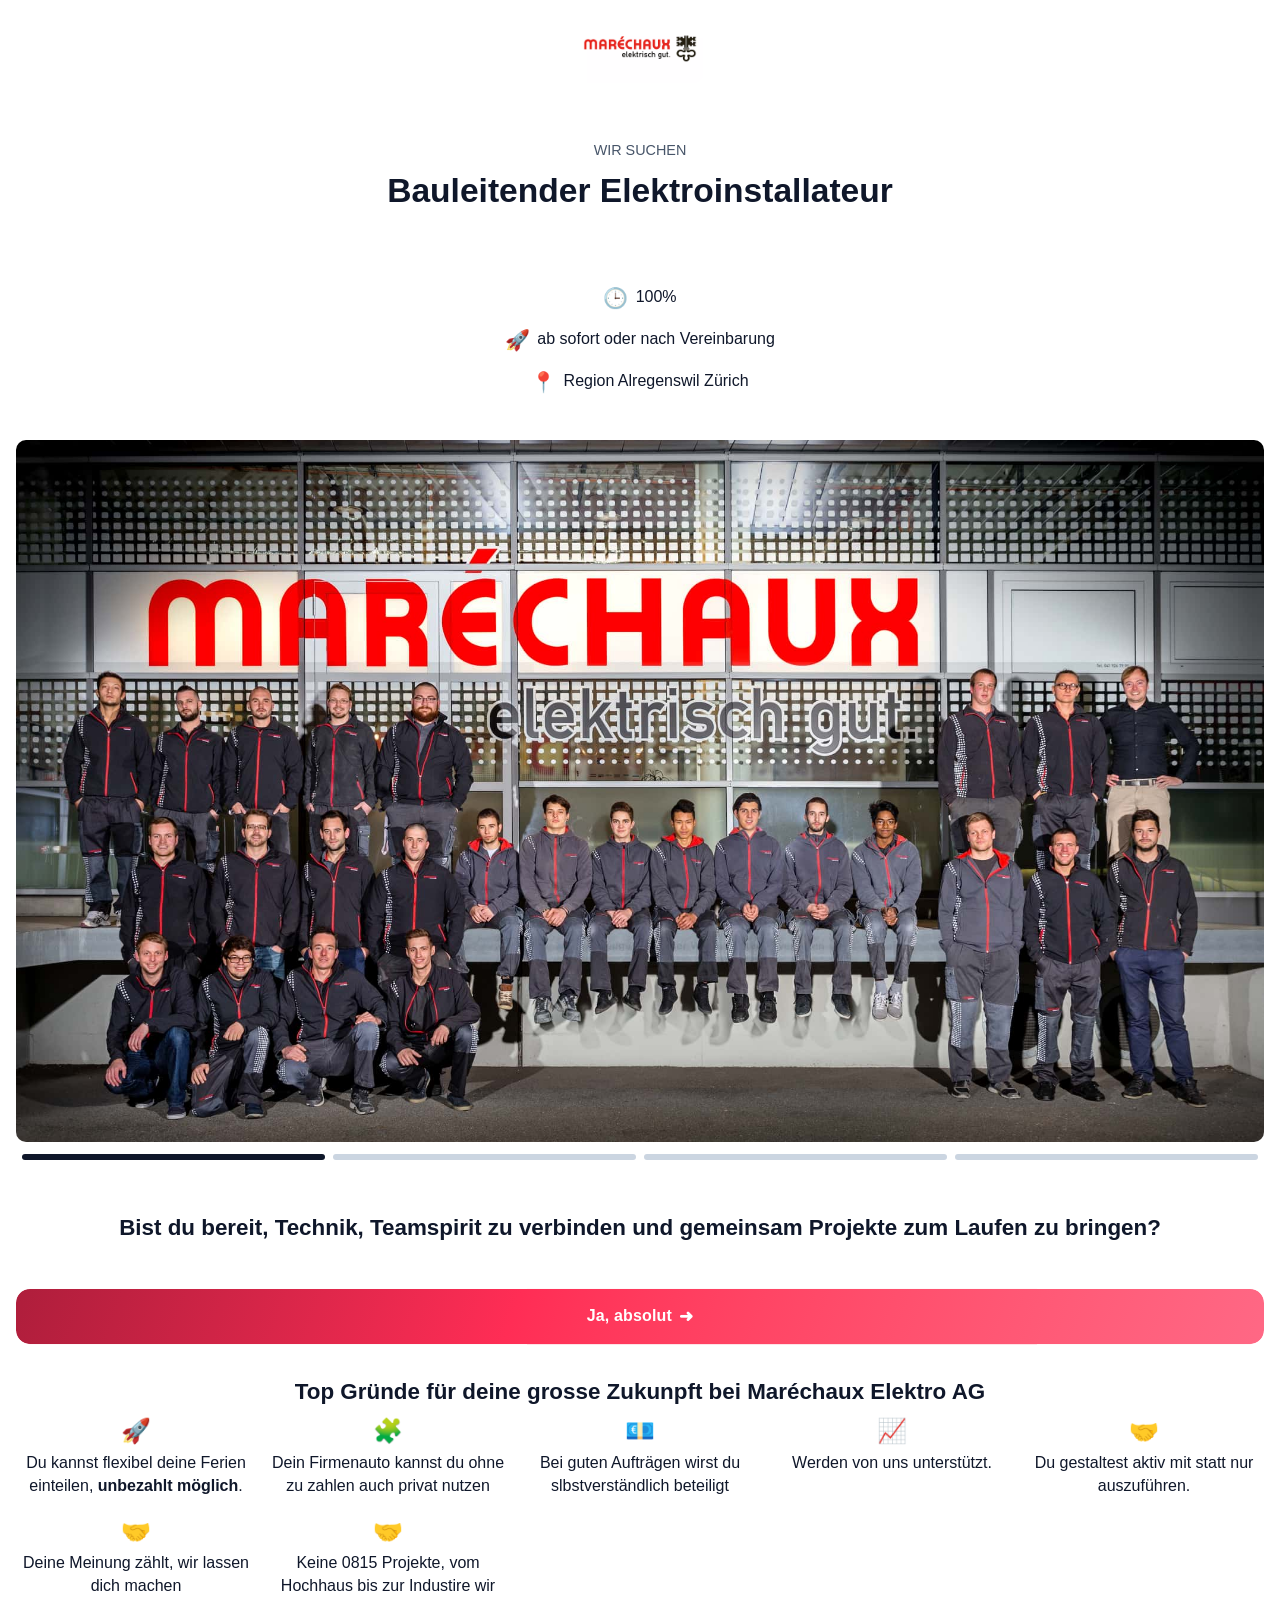
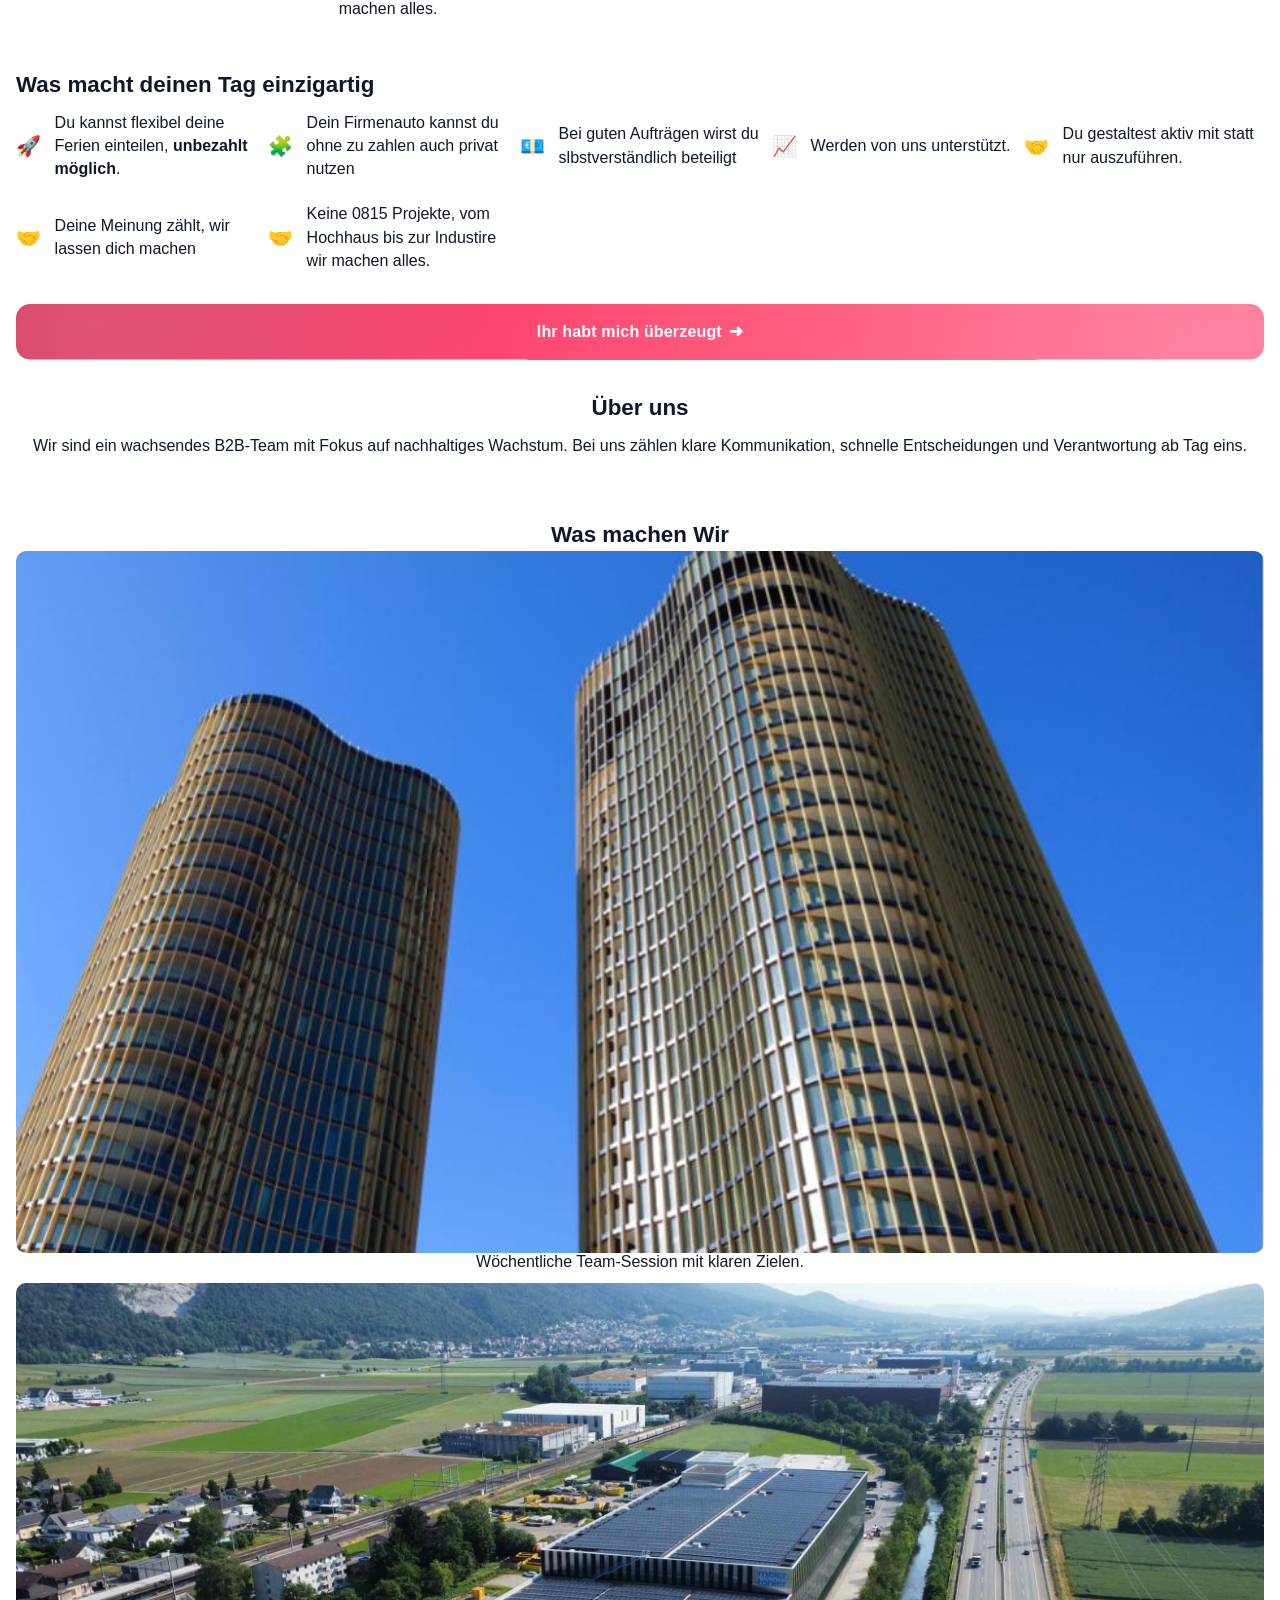
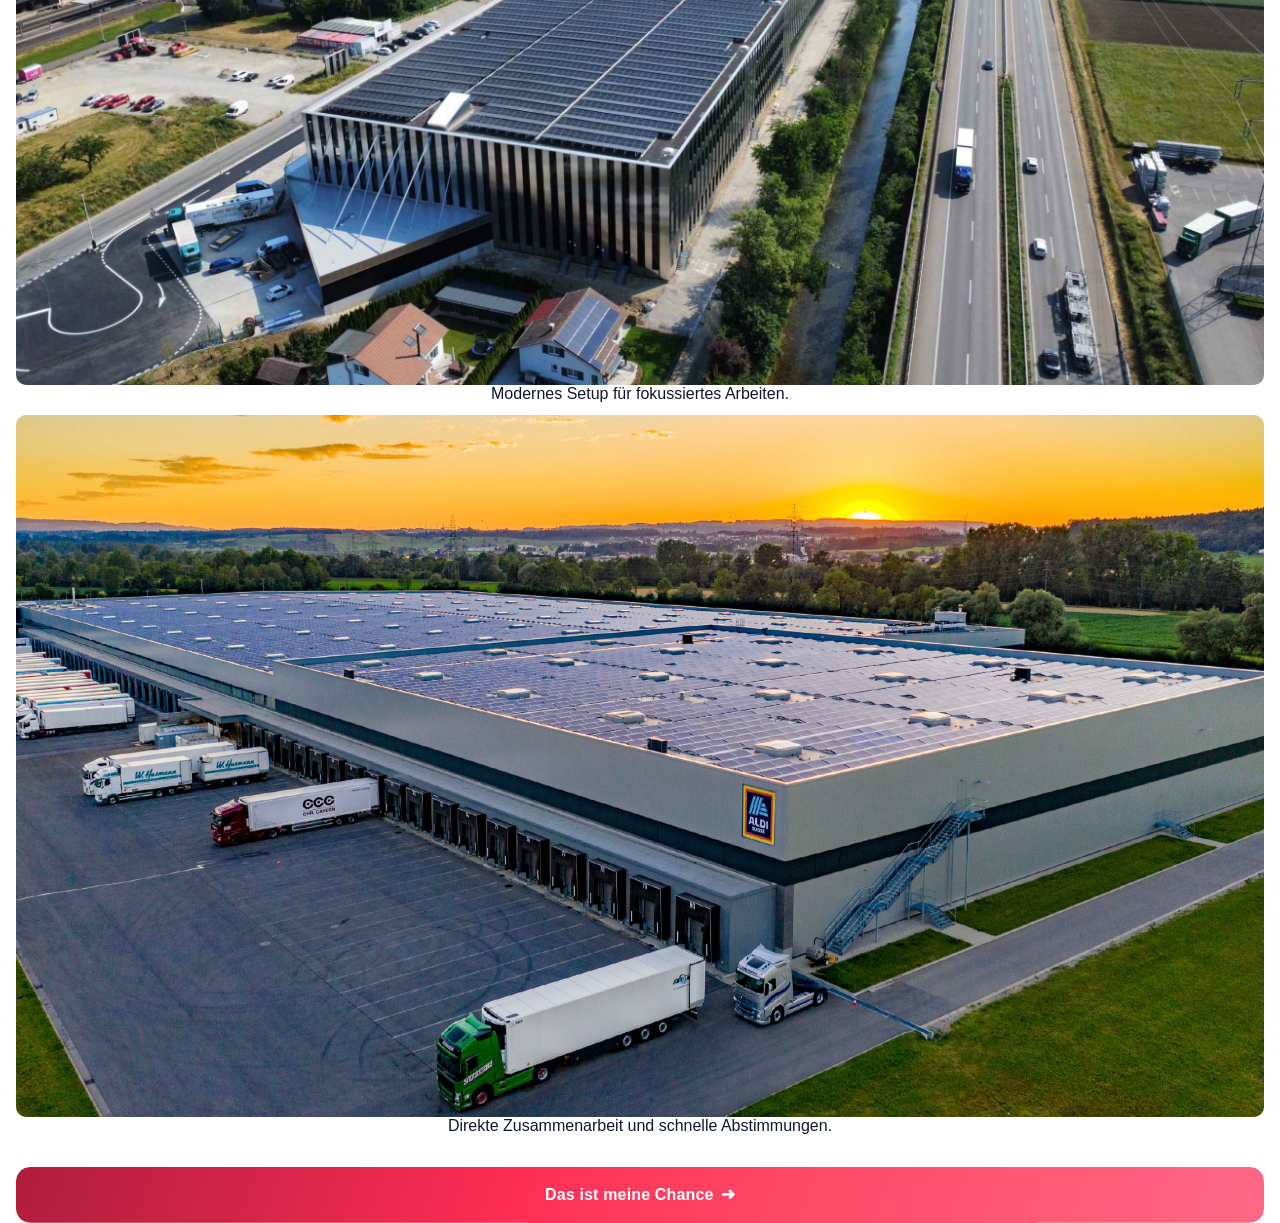
<file: index.html>
<!doctype html>
<html lang="de">
  <head>
    <meta charset="UTF-8" />
    <meta name="viewport" content="width=device-width, initial-scale=1.0" />
    <title>Weiterleitung zur Landingpage</title>
    <meta http-equiv="refresh" content="0; url=./landing/index.html" />
    <script>
      window.location.replace('./landing/index.html');
    </script>
  </head>
  <body>
    <p>
      Du wirst zur Landingpage weitergeleitet.
      <a href="./landing/index.html">Hier klicken, falls die Weiterleitung nicht funktioniert.</a>
    </p>
  </body>
</html>
</file>
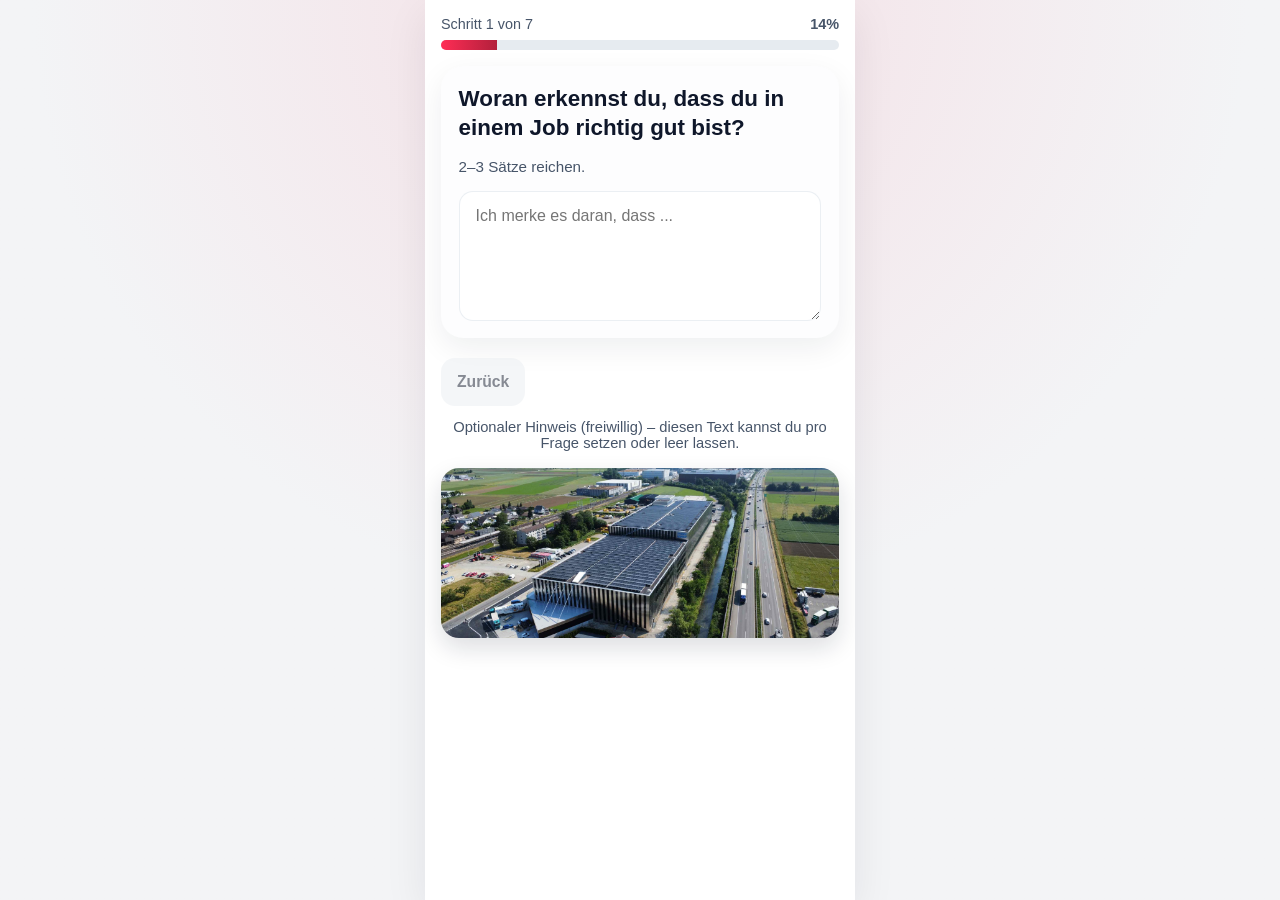
<file: funnel/index.html>
<!doctype html>
<html lang="de">
  <head>
    <meta charset="UTF-8" />
    <meta name="viewport" content="width=device-width, initial-scale=1.0" />
    <title>Funnel</title>
    <link rel="stylesheet" href="./funnel.css?v=20260305" />
  </head>
  <body>
    <main class="wrap">
      <div id="app" class="card"></div>
    </main>
    <script src="./funnel.js?v=20260305" type="module"></script>
  </body>
</html>
</file>
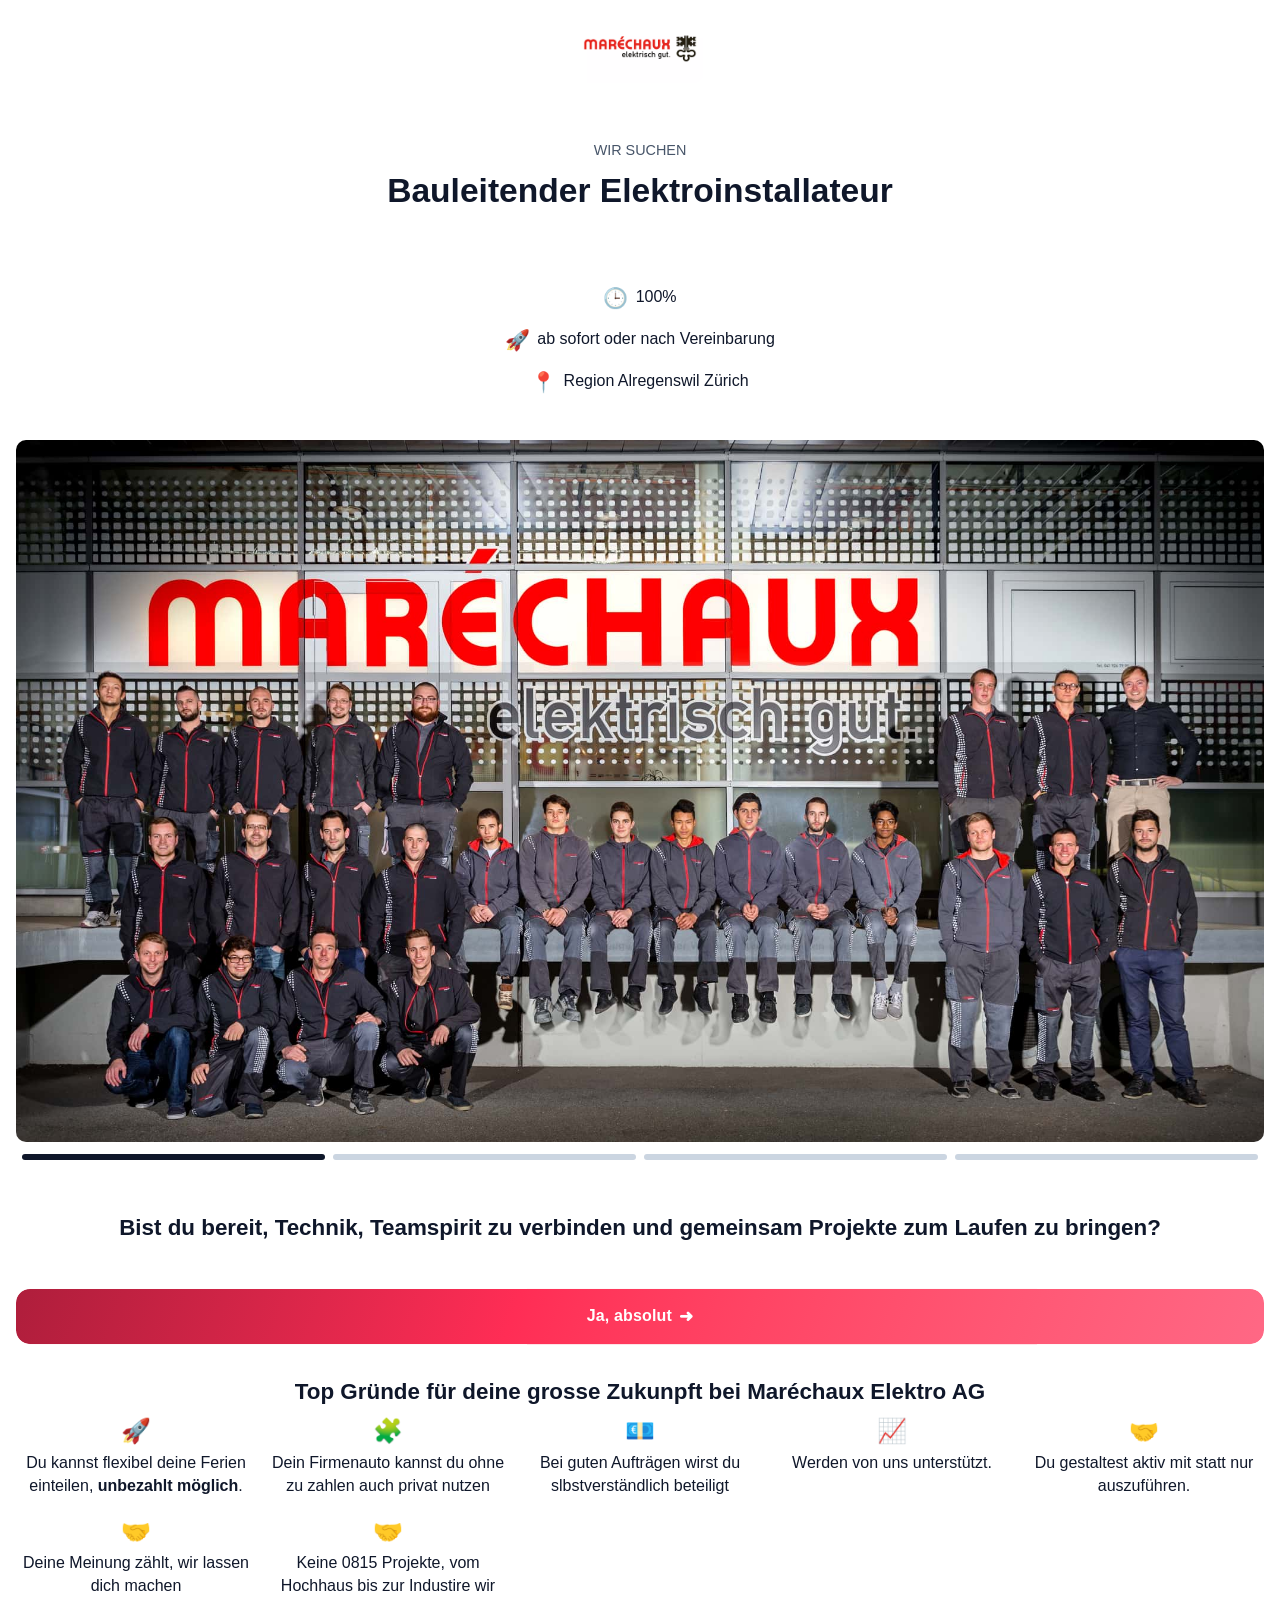
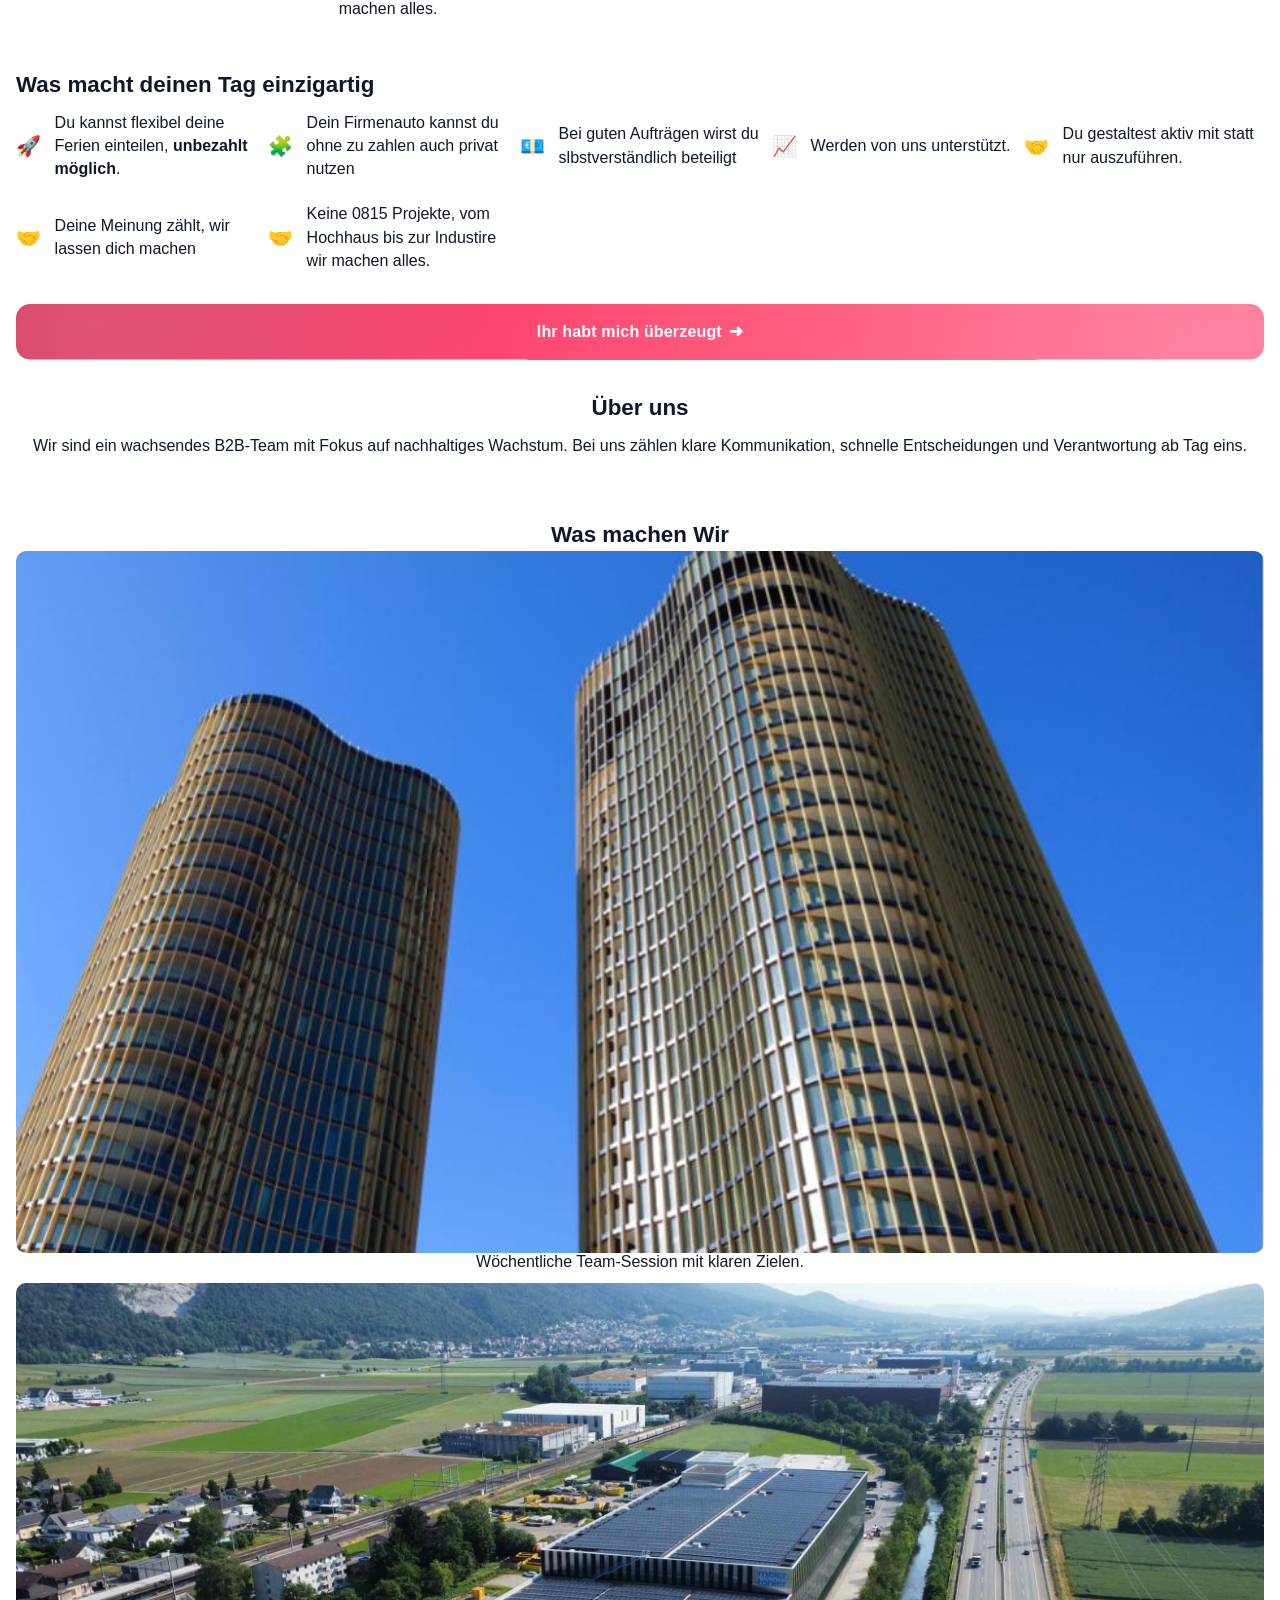
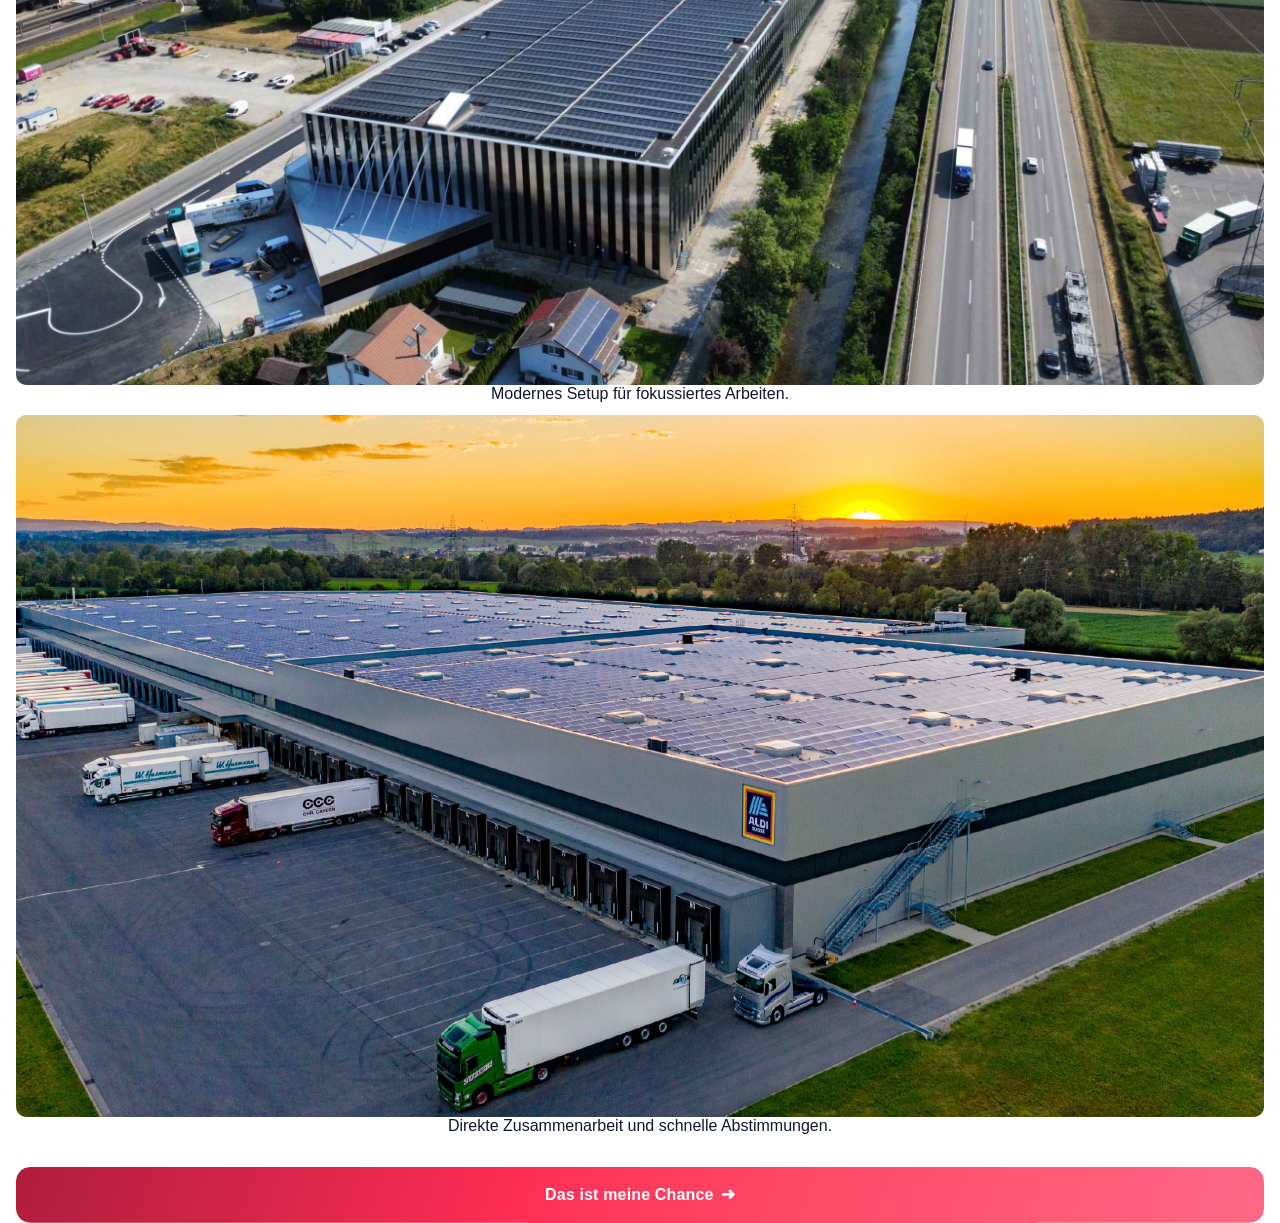
<file: landing/index.html>
<!doctype html>
<html lang="de">
  <head>
    <meta charset="UTF-8" />
    <meta name="viewport" content="width=device-width, initial-scale=1.0" />
    <title>Landingpage</title>
    <link rel="stylesheet" href="./landing.css" />
  </head>
  <body>
    <main id="app" class="wrap"></main>
    <script src="./landing.js" type="module"></script>
  </body>
</html>
</file>
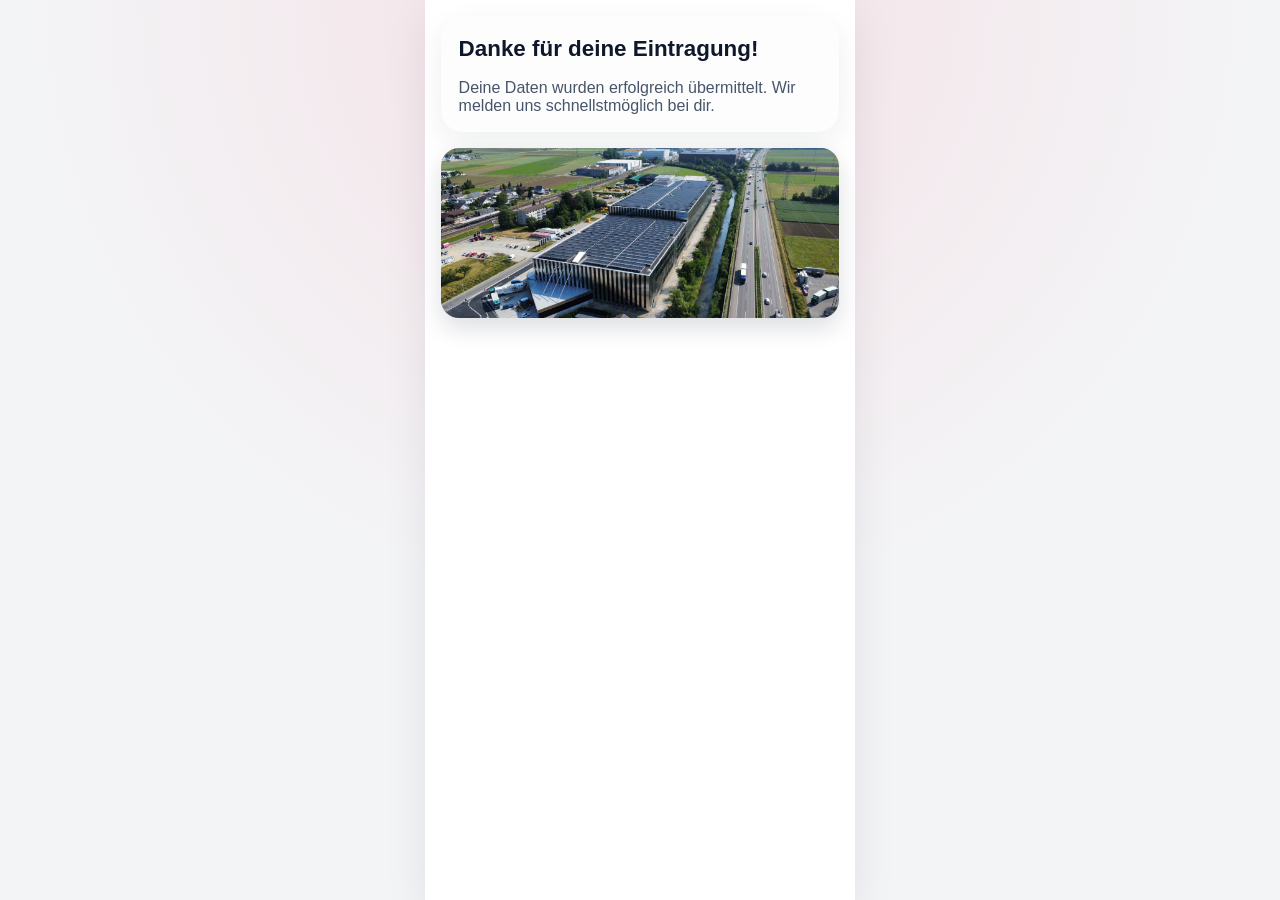
<file: funnel/thank-you.html>
<!doctype html>
<html lang="de">
  <head>
    <meta charset="UTF-8" />
    <meta name="viewport" content="width=device-width, initial-scale=1.0" />
    <title>Vielen Dank</title>
    <link rel="stylesheet" href="./funnel.css?v=20260306" />
  </head>
  <body>
    <main class="wrap">
      <div id="thank-you-app" class="card"></div>
    </main>
    <script src="./thank-you.js?v=20260306" type="module"></script>
  </body>
</html>
</file>
<file: funnel/funnel.css>
:root {
  --primary: #ff2d55;
  --secondary: #111827;
  --text: #0f172a;
  --bg: #f3f4f6;
  --card: #fff;
  --muted: #475569;
  --border: #dbe2ea;
  --btnText: #fff;
  --font: Inter, Arial, sans-serif;
  --base: 16px;
  --h1: 2rem;
  --h2: 1.3rem;
}

* { box-sizing: border-box; }

body {
  margin: 0;
  font-family: var(--font);
  font-size: var(--base);
  background: radial-gradient(circle at top, color-mix(in srgb, var(--primary) 10%, var(--bg)) 0%, var(--bg) 55%);
  color: var(--text);
}

.wrap {
  min-height: 100dvh;
  display: flex;
  align-items: stretch;
  justify-content: center;
  padding: 0;
}

.card {
  width: min(100vw, 430px);
  min-height: 100dvh;
  background: color-mix(in srgb, var(--card) 90%, white);
  box-shadow: 0 14px 40px rgb(15 23 42 / 8%);
  padding: 1rem;
  overflow: hidden;
}

.screen {
  display: flex;
  flex-direction: column;
  gap: 1rem;
  animation: screenIn .55s cubic-bezier(.22, .8, .2, 1);
}
.screen > * {
  opacity: 0;
  transform: translateY(8px);
  animation: fadeUp .42s ease forwards;
}
.screen > *:nth-child(1) { animation-delay: .04s; }
.screen > *:nth-child(2) { animation-delay: .11s; }
.screen > *:nth-child(3) { animation-delay: .18s; }
.screen > *:nth-child(4) { animation-delay: .25s; }

.heroScreen { justify-content: center; min-height: calc(100dvh - 2rem); }
.badge {
  background: color-mix(in srgb, var(--primary) 14%, white);
  color: var(--primary);
  border-radius: 999px;
  padding: .4rem .8rem;
  font-weight: 700;
  width: fit-content;
}

h1 { margin: 0; font-size: var(--h1); line-height: 1.18; }
h2 { margin: 0; font-size: var(--h2); line-height: 1.3; }
.muted { color: var(--muted); margin: 0; }
.helper { margin: 0; color: var(--muted); font-size: .95rem; }

.progressWrap { display: flex; flex-direction: column; gap: .5rem; }
.progressMeta { display: flex; justify-content: space-between; color: var(--muted); font-size: .9rem; }
.progressTrack {
  height: 10px;
  border-radius: 999px;
  background: color-mix(in srgb, var(--border) 70%, white);
  overflow: hidden;
}
.progressBar {
  height: 100%;
  width: 0;
  background: linear-gradient(90deg, var(--primary), color-mix(in srgb, var(--primary) 70%, black));
  transition: width .55s cubic-bezier(.22,.8,.2,1);
}

.questionCard {
  background: color-mix(in srgb, var(--card) 85%, var(--bg));
  border-radius: 22px;
  padding: 1.1rem;
  display: flex;
  flex-direction: column;
  gap: 1rem;
  box-shadow: 0 10px 30px rgb(15 23 42 / 7%);
}

input, textarea {
  width: 100%;
  border: 1px solid color-mix(in srgb, var(--border) 55%, transparent);
  border-radius: 14px;
  padding: .95rem 1rem;
  font-size: 1rem;
  font-family: inherit;
  color: var(--text);
  background: #fff;
  transition: border-color .2s ease, transform .2s ease, box-shadow .2s ease;
}
textarea { min-height: 130px; resize: vertical; }
input:focus, textarea:focus {
  border-color: var(--primary);
  outline: 2px solid color-mix(in srgb, var(--primary) 20%, transparent);
  transform: translateY(-1px);
}

.choiceGrid { display: grid; grid-template-columns: 1fr; gap: .7rem; }
.choiceGrid.multiple { grid-template-columns: 1fr; }
.choiceGrid.yesNo { grid-template-columns: repeat(2, minmax(0, 1fr)); }
.choiceBtn {
  border: 1px solid color-mix(in srgb, var(--border) 60%, transparent);
  background: #fff;
  border-radius: 14px;
  min-height: 62px;
  padding: .72rem .8rem;
  font-weight: 600;
  font-size: 1rem;
  color: var(--secondary);
  text-align: left;
  box-shadow: 0 6px 14px rgb(15 23 42 / 6%);
  transition: transform .2s ease, box-shadow .2s ease, background-color .2s ease, color .2s ease, border-color .2s ease;
  display: grid;
  grid-template-columns: auto 1fr;
  align-items: center;
  column-gap: .62rem;
}
.choiceGrid.yesNo .choiceBtn {
  grid-template-columns: 1fr;
  text-align: center;
  justify-items: center;
  gap: .38rem;
  min-height: 96px;
}
.choiceBtn:hover {
  transform: translateY(-2px);
  box-shadow: 0 10px 20px rgb(15 23 42 / 11%);
}
.choiceBtn:active {
  transform: scale(.985);
}
.choiceBtn.active {
  background: color-mix(in srgb, var(--primary) 14%, #fff);
  border-color: color-mix(in srgb, var(--primary) 55%, #fff);
  color: var(--primary);
  box-shadow: 0 10px 22px color-mix(in srgb, var(--primary) 24%, transparent);
}
.choiceBtn.flash {
  animation: choiceFlash .45s ease;
}

.choiceIndicator {
  width: 22px;
  height: 22px;
  border: 2px solid color-mix(in srgb, var(--primary) 50%, var(--border));
  border-radius: 999px;
  display: grid;
  place-items: center;
  background: #fff;
}

.choiceDot {
  width: 10px;
  height: 10px;
  border-radius: 999px;
  background: var(--primary);
  transform: scale(0);
  transition: transform .16s ease;
}

.choiceBtn.active .choiceDot { transform: scale(1); }

.choiceLabel {
  line-height: 1.25;
}

.choiceIcon {
  font-size: 1.25rem;
  line-height: 1;
}

.choiceGrid.yesNo .choiceIndicator {
  width: 20px;
  height: 20px;
}

.actions { display: flex; justify-content: space-between; gap: .7rem; margin-top: .2rem; }
.actions.single { justify-content: stretch; }
.belowNavText {
  margin: -.2rem 0 .1rem;
  color: var(--muted);
  font-size: .92rem;
}
.belowNavText.center { text-align: center; }
.belowNavText.left { text-align: left; }
.btn {
  border: 0;
  border-radius: 14px;
  padding: .95rem 1rem;
  font-weight: 700;
  font-size: .98rem;
  cursor: pointer;
  transition: transform .2s ease, opacity .2s ease, box-shadow .2s ease;
}
.btn:active { transform: scale(.98); }
.btn:disabled { opacity: .5; cursor: not-allowed; }
.btn.primary { background: var(--primary); color: var(--btnText); flex: 1; box-shadow: 0 10px 22px color-mix(in srgb, var(--primary) 35%, transparent); }
.btn.ghost { background: color-mix(in srgb, var(--border) 55%, white); color: var(--text); }
.btn.large { margin-top: .4rem; width: 100%; }
.btn.isHidden { display: none; }

.formGrid { display: grid; gap: .7rem; }
.formGrid label { display: grid; gap: .35rem; font-weight: 600; font-size: .93rem; }
.heroImage {
  width: 100%;
  height: 170px;
  object-fit: cover;
  border-radius: 18px;
  box-shadow: 0 10px 24px rgb(15 23 42 / 14%);
}

.modalOverlay {
  position: fixed;
  inset: 0;
  background: rgb(15 23 42 / 45%);
  display: grid;
  place-items: center;
  padding: 1rem;
}
.modalCard {
  width: min(92vw, 460px);
  background: white;
  border-radius: 18px;
  padding: 1rem;
  border: 1px solid var(--border);
  display: grid;
  gap: .7rem;
}
pre {
  margin: 0;
  background: #0f172a;
  color: #e2e8f0;
  border-radius: 12px;
  padding: .8rem;
  font-size: .8rem;
  overflow: auto;
  max-height: 260px;
}

@keyframes fadeUp {
  from { opacity: 0; transform: translateY(8px); }
  to { opacity: 1; transform: translateY(0); }
}

@keyframes screenIn {
  from { opacity: 0; transform: translateY(18px) scale(.99); }
  to { opacity: 1; transform: translateY(0) scale(1); }
}

@keyframes choiceFlash {
  0% { transform: scale(1); }
  35% { transform: scale(.98); }
  100% { transform: scale(1); }
}
</file>
<file: landing/landing.css>
:root { --primary:#ff2d55; --text:#0f172a; --bg:#fff; --card:#fff; --muted:#475569; --border:#dbe2ea; --btnText:#fff; --font:Inter,Arial,sans-serif; --base:16px; --h1:2.1rem; --h2:1.4rem; }
*{box-sizing:border-box} body{margin:0;font-family:var(--font);font-size:var(--base);background:#fff;color:var(--text)}
.wrap{width:100%;margin:0;padding:0;display:grid;gap:1rem}
.card{background:var(--card);border:none;border-radius:14px;padding:1rem}
h1{font-size:var(--h1);margin:.2rem 0}.kicker{color:var(--muted);font-size:.9rem;text-transform:uppercase}
h2{font-size:var(--h2);margin:.2rem 0}.grid{display:grid;gap:.75rem}.cols-2{grid-template-columns:repeat(auto-fit,minmax(240px,1fr))}
img{max-width:100%;border-radius:10px}.logo{display:flex;justify-content:center;padding:.8rem}.logo img{height:70px;width:auto}
.cta-row{padding:0 1rem}
.btn{display:inline-block;background:var(--primary);color:var(--btnText);padding:.65rem 1rem;border-radius:10px;text-decoration:none;font-weight:600}
.btn.full-width{display:block;width:100%;position:relative;overflow:hidden;padding:1.08rem 1.15rem;border-radius:14px;text-align:center;isolation:isolate;letter-spacing:.01em;transform:translateZ(0);clip-path:inset(0 round 14px);animation:cta-float 2.1s ease-in-out infinite;box-shadow:0 6px 14px color-mix(in srgb,var(--primary) 18%,transparent);transition:transform .22s ease,box-shadow .22s ease,filter .22s ease;background:linear-gradient(110deg,color-mix(in srgb,var(--primary) 66%,#12000a) 0%,var(--primary) 40%,color-mix(in srgb,var(--primary) 72%,#fff) 100%)}
.btn.full-width:hover,.btn.full-width:focus-visible{transform:translateY(-3px) scale(1.03);filter:saturate(1.18) brightness(1.04);box-shadow:0 8px 18px color-mix(in srgb,var(--primary) 24%,transparent);outline:none}
.btn.full-width:active{transform:translateY(1px) scale(.995)}
.btn.full-width .btn-core{position:relative;z-index:3;display:inline-flex;align-items:center}
.btn.full-width .btn-label{position:relative;z-index:3;animation:cta-text-pop 1.7s ease-in-out infinite}
.btn.full-width .btn-boost{display:inline-block;margin-left:.45rem;font-size:1.06em;animation:cta-nudge .9s ease-in-out infinite;position:relative;z-index:3}
.btn.full-width .btn-spark{position:absolute;z-index:3;line-height:1;opacity:0;text-shadow:0 0 12px color-mix(in srgb,var(--primary) 70%,#fff)}
.btn.full-width .spark-1{top:18%;left:9%;animation:cta-spark 1.8s ease-in-out infinite}
.btn.full-width .spark-2{top:24%;right:10%;animation:cta-spark 1.8s .6s ease-in-out infinite}
.btn.full-width .spark-3{bottom:18%;right:28%;animation:cta-spark 1.8s 1.1s ease-in-out infinite}
.btn.full-width::after{content:'';position:absolute;inset:-10% -28%;border-radius:inherit;background:radial-gradient(circle at 22% 38%,color-mix(in srgb,var(--primary) 72%,#fff) 0%,transparent 50%),radial-gradient(circle at 77% 68%,color-mix(in srgb,var(--primary) 80%,#fff) 0%,transparent 56%);mix-blend-mode:screen;opacity:.56;animation:cta-aura 2.2s ease-in-out infinite;pointer-events:none;z-index:1}
.btn.animated-shimmer::after{content:'';position:absolute;top:-130%;left:-38%;width:42%;height:360%;border-radius:inherit;pointer-events:none;background:linear-gradient(115deg,transparent 0%,color-mix(in srgb,var(--primary) 55%,#000) 34%,rgba(255,255,255,.42) 50%,color-mix(in srgb,var(--primary) 72%,#000) 66%,transparent 100%);transform:translateX(-240%) rotate(22deg);animation:cta-shimmer var(--cta-shimmer-interval,1.45s) ease-in-out infinite;z-index:2}
.btn.secondary.animated-shimmer::after{background:linear-gradient(115deg,transparent 0%,rgba(0,0,0,.2) 34%,rgba(255,255,255,.32) 50%,rgba(0,0,0,.3) 66%,transparent 100%)}
.btn span,.btn{position:relative;z-index:0}
.btn.secondary{background:#111827}
@keyframes cta-shimmer{0%{transform:translateX(-240%) rotate(22deg);opacity:0}18%{opacity:.85}52%{opacity:.95}78%{opacity:.15}100%{transform:translateX(360%) rotate(22deg);opacity:0}}
@keyframes cta-float{0%,100%{transform:translateY(0)}50%{transform:translateY(-4px)}}
@keyframes cta-nudge{0%,100%{transform:translateX(0)}50%{transform:translateX(8px)}}
@keyframes cta-aura{0%,100%{transform:translateX(-4%) scale(1);opacity:.3}50%{transform:translateX(4%) scale(1.09);opacity:.68}}
@keyframes cta-text-pop{0%,100%{letter-spacing:.01em;transform:translateY(0)}50%{letter-spacing:.03em;transform:translateY(-1px)}}
@keyframes cta-spark{0%{opacity:0;transform:scale(.2) translateY(8px)}20%{opacity:1}50%{opacity:1;transform:scale(1) translateY(-2px)}100%{opacity:0;transform:scale(.2) translateY(-10px)}}
.slider{position:relative;overflow:hidden}
.slider-stage{position:relative;width:100%;aspect-ratio:16 / 9;overflow:hidden}
.slider-image{position:absolute;inset:0;width:100%;height:100%;object-fit:cover;object-position:center;opacity:0;transform:translateX(0);transition:transform .65s ease,opacity .65s ease;pointer-events:none}
.slider-image.active{opacity:1;pointer-events:auto;z-index:2}
.slider-image.enter-from-left{opacity:0;transform:translateX(-100%);z-index:3}
.slider-image.enter-from-right{opacity:0;transform:translateX(100%);z-index:3}
.slider-image.exit-to-right{opacity:0;transform:translateX(100%);z-index:2}
.slider-image.exit-to-left{opacity:0;transform:translateX(-100%);z-index:2}
.slider-dots{--dot-gap:.45rem;--dot-count:1;--active-index:0;position:relative;display:flex;gap:var(--dot-gap);align-items:center;justify-content:stretch;padding:.75rem .35rem .2rem}
.slider-dots::after{content:'';position:absolute;top:.75rem;left:.35rem;height:.42rem;width:calc((100% - .7rem - (var(--dot-count) - 1) * var(--dot-gap)) / var(--dot-count));border-radius:999px;background:#0f172a;transform:translateX(calc(var(--active-index) * (100% + var(--dot-gap))));transition:transform .45s ease}
.slider-dot{position:relative;z-index:1;flex:1;height:.42rem;border:0;border-radius:999px;background:#cbd5e1;cursor:pointer}
.slider-dot.active{background:transparent}

.align-left{text-align:left;justify-items:start}
.align-center{text-align:center;justify-items:center}
.align-right{text-align:right;justify-items:end}

.list-reset{list-style:none;padding:0;margin:0}
.list-item{display:flex;align-items:flex-start;gap:.45rem;padding-top:10px}
.item-icon{font-size:1.25rem;line-height:1;flex:0 0 auto}
.item-content{display:flex;flex-direction:column;gap:.2rem}
.item-title{font-weight:600}

.normal-weight .item-title{font-weight:400}

.list-item--icon-left{display:flex;align-items:center;gap:.85rem}
.list-item--icon-left .item-icon{display:inline-flex;align-items:center;justify-content:center}
.list-item--icon-left .item-content{display:block}
.list-item--icon-top{display:flex;flex-direction:column;align-items:center;text-align:center;gap:.5rem}
.list-item--icon-top .item-icon{font-size:1.5rem}
.list-presentation-icon-text-vertical{display:flex;flex-direction:column;align-items:center;gap:1.6rem}
.list-presentation-icon-text-vertical .list-item--icon-text-vertical{display:flex;flex-direction:column;align-items:center;text-align:center;gap:0}
.list-presentation-icon-text-vertical .item-icon{font-size:1.5rem}
.list-presentation-icon-text-vertical .item-spacer{display:block;height:.45rem}
.list-presentation-icon-text-vertical .item-content{align-items:center}
.item-text{font-weight:400;line-height:1.45}
.item-text strong{font-weight:700}

.list-title-center{text-align:center}
.list-title-left{text-align:left}

.assets-full-width{grid-template-columns:1fr}
.assets-full-width figure{margin:0}
.assets-full-width img{width:100%;aspect-ratio:16 / 9;object-fit:cover;display:block}
</file>
